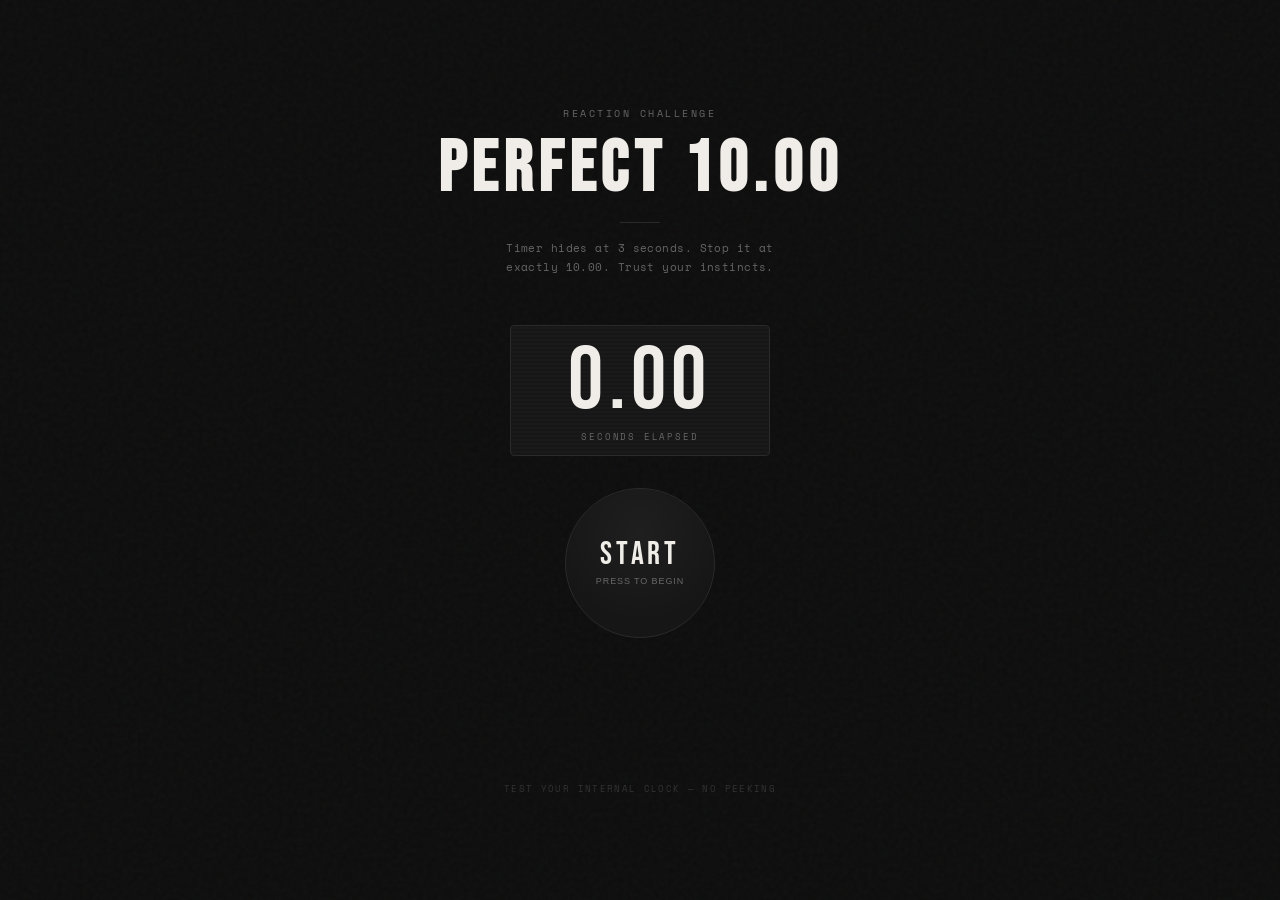
<file: index.html>
<!DOCTYPE html>
<html lang="en">
<head>
<meta charset="UTF-8">
<meta name="viewport" content="width=device-width, initial-scale=1.0">
<title>Perfect 10.00 Challenge</title>

<link rel="preconnect" href="https://fonts.googleapis.com">
<link rel="preconnect" href="https://fonts.gstatic.com" crossorigin>
<link href="https://fonts.googleapis.com/css2?family=Bebas+Neue&family=Space+Mono:wght@400;700&display=swap" rel="stylesheet">

<link rel="stylesheet" href="styles.css">
</head>
<body>

<div class="wrapper">

  <header class="header">
    <p class="eyebrow">Reaction Challenge</p>
    <h1>Perfect 10.00</h1>
    <div class="rule"></div>
    <p>Timer hides at 3 seconds. Stop it at exactly 10.00. Trust your instincts.</p>
  </header>

  <div class="display-area">
    <div class="timer-frame">
      <span id="timerEl">0.00</span>
      <div class="timer-label">seconds elapsed</div>
    </div>
  </div>

  <div class="btn-wrap" id="btnWrap">
    <button id="mainBtn">
      <span id="btnLabel">START</span>
      <span id="btnHint">press to begin</span>
    </button>
  </div>

  <div class="result-zone">
    <div id="verdictEl"></div>
    <div id="varianceEl"></div>

    <div class="share-buttons">
      <button id="shareBtn">Copy Result</button>
      <button id="xBtn">Share on X</button>
      <button id="whatsappBtn">WhatsApp</button>
    </div>

    <div id="copiedMsg"></div>
  </div>

  <p class="footer">
    Test your internal clock — no peeking
  </p>

</div>

<script src="game.js"></script>
</body>
</html>
</file>
<file: styles.css>
*, *::before, *::after { box-sizing: border-box; margin: 0; padding: 0; }

:root {
  --bg: #0e0e0e;
  --surface: #161616;
  --border: #2a2a2a;
  --text: #f0ede8;
  --muted: #666;
  --faint: #222;
  --green: #1D9E75;
  --amber: #BA7517;
  --red: #E24B4A;
  --hidden: #E24B4A;
}

html, body {
  min-height: 100vh;
  background: var(--bg);
  color: var(--text);
  font-family: 'Space Mono', monospace;
  display: flex;
  align-items: center;
  justify-content: center;
}

body {
  padding: 2rem;
}

/* Subtle grain overlay */
body::before {
  content: '';
  position: fixed;
  inset: 0;
  background-image: url("data:image/svg+xml,%3Csvg viewBox='0 0 200 200' xmlns='http://www.w3.org/2000/svg'%3E%3Cfilter id='n'%3E%3CfeTurbulence type='fractalNoise' baseFrequency='0.9' numOctaves='4' stitchTiles='stitch'/%3E%3C/filter%3E%3Crect width='100%25' height='100%25' filter='url(%23n)' opacity='1'/%3E%3C/svg%3E");
  opacity: 0.03;
  pointer-events: none;
  z-index: 0;
}

.wrapper {
  position: relative;
  z-index: 1;
  display: flex;
  flex-direction: column;
  align-items: center;
  width: 100%;
  max-width: 420px;
}

/* Header */
.header {
  text-align: center;
  margin-bottom: 3rem;
}

.header .eyebrow {
  font-size: 10px;
  letter-spacing: .25em;
  color: var(--muted);
  margin-bottom: .75rem;
  text-transform: uppercase;
}

.header h1 {
  font-family: 'Bebas Neue', sans-serif;
  font-size: clamp(3rem, 10vw, 4.5rem);
  letter-spacing: .08em;
  line-height: 1;
  color: var(--text);
}

.header .rule {
  width: 40px;
  height: 1px;
  background: var(--border);
  margin: 1rem auto;
}

.header p {
  font-size: 11px;
  color: var(--muted);
  line-height: 1.7;
  letter-spacing: .04em;
  max-width: 280px;
  margin: 0 auto;
}

/* Timer Display */
.display-area {
  position: relative;
  margin-bottom: 2rem;
  width: 100%;
  display: flex;
  flex-direction: column;
  align-items: center;
}

.timer-frame {
  border: 1px solid var(--border);
  border-radius: 4px;
  padding: .75rem 2rem;
  background: var(--surface);
  position: relative;
  overflow: hidden;
  min-width: 260px;
  text-align: center;
}

/* Scanline effect */
.timer-frame::after {
  content: '';
  position: absolute;
  inset: 0;
  background: repeating-linear-gradient(
    0deg,
    transparent,
    transparent 2px,
    rgba(255,255,255,0.015) 2px,
    rgba(255,255,255,0.015) 4px
  );
  pointer-events: none;
}

#timerEl {
  font-family: 'Bebas Neue', sans-serif;
  font-size: 5.5rem;
  letter-spacing: .06em;
  line-height: 1;
  color: var(--text);
  transition: color .2s ease;
  display: block;
  font-variant-numeric: tabular-nums;
}

.timer-label {
  font-size: 9px;
  letter-spacing: .2em;
  color: var(--muted);
  margin-top: .25rem;
  text-transform: uppercase;
}

/* Big Button */
.btn-wrap {
  position: relative;
  margin-bottom: 2rem;
}

/* Pulse ring — only visible when running */
.btn-wrap::before {
  content: '';
  position: absolute;
  inset: -12px;
  border-radius: 50%;
  border: 1px solid var(--green);
  opacity: 0;
  transform: scale(.9);
  transition: opacity .3s, transform .3s;
  pointer-events: none;
}

.btn-wrap.pulsing::before {
  animation: pulse-ring 1.4s ease-out infinite;
}

@keyframes pulse-ring {
  0%   { opacity: .5; transform: scale(.9); }
  100% { opacity: 0;  transform: scale(1.15); }
}

#mainBtn {
  width: 150px;
  height: 150px;
  border-radius: 50%;
  border: 1px solid var(--border);
  background: var(--surface);
  cursor: pointer;
  display: flex;
  flex-direction: column;
  align-items: center;
  justify-content: center;
  gap: 5px;
  transition: transform .08s, border-color .2s, background .2s;
  outline: none;
  position: relative;
  overflow: hidden;
}

#mainBtn::before {
  content: '';
  position: absolute;
  inset: 0;
  border-radius: 50%;
  background: radial-gradient(circle at 50% 30%, rgba(255,255,255,.04), transparent 70%);
  pointer-events: none;
}

#mainBtn:hover {
  border-color: #444;
  background: #1c1c1c;
}

#mainBtn:active {
  transform: scale(.94);
}

#btnLabel {
  font-family: 'Bebas Neue', sans-serif;
  font-size: 2rem;
  letter-spacing: .12em;
  color: var(--text);
  line-height: 1;
}

#btnHint {
  font-size: 9px;
  letter-spacing: .1em;
  color: var(--muted);
  text-transform: uppercase;
}

/* Result zone */
.result-zone {
  min-height: 64px;
  text-align: center;
  display: flex;
  flex-direction: column;
  align-items: center;
  gap: .5rem;
}

#verdictEl {
  font-family: 'Bebas Neue', sans-serif;
  font-size: 1.8rem;
  letter-spacing: .1em;
  line-height: 1;
  transition: color .2s;
  opacity: 0;
  transform: translateY(6px);
  transition: opacity .3s, transform .3s, color .2s;
}

#verdictEl.show {
  opacity: 1;
  transform: translateY(0);
}

#varianceEl {
  font-size: 11px;
  letter-spacing: .06em;
  color: var(--muted);
  opacity: 0;
  transition: opacity .3s .1s;
}

#varianceEl.show {
  opacity: 1;
}

/* Share button */
#shareBtn {
  display: none;
  margin-top: .75rem;
  padding: 8px 22px;
  font-family: 'Space Mono', monospace;
  font-size: 10px;
  letter-spacing: .1em;
  text-transform: uppercase;
  border: 1px solid var(--border);
  background: transparent;
  color: var(--muted);
  border-radius: 2px;
  cursor: pointer;
  transition: border-color .15s, color .15s;
}

#shareBtn,
#xBtn,
#whatsappBtn {
    display:none;
}

#copiedMsg {
  font-size: 10px;
  color: var(--green);
  letter-spacing: .06em;
  height: 14px;
  transition: opacity .3s;
}

/* Footer rule */
.footer {
  margin-top: 3rem;
  font-size: 9px;
  letter-spacing: .15em;
  color: #333;
  text-align: center;
  text-transform: uppercase;
}
.share-buttons{
    display:flex;
    gap:10px;
    flex-wrap:wrap;
    justify-content:center;
}

.share-buttons button{
    display:none;
    padding:8px 18px;
    font-family:'Space Mono', monospace;
    font-size:10px;
    letter-spacing:.1em;
    text-transform:uppercase;
    border:1px solid var(--border);
    background:transparent;
    color:var(--muted);
    cursor:pointer;
    border-radius:2px;
    transition:.2s;
}

.share-buttons button:hover{
    border-color:#555;
    color:var(--text);
}
</file>
